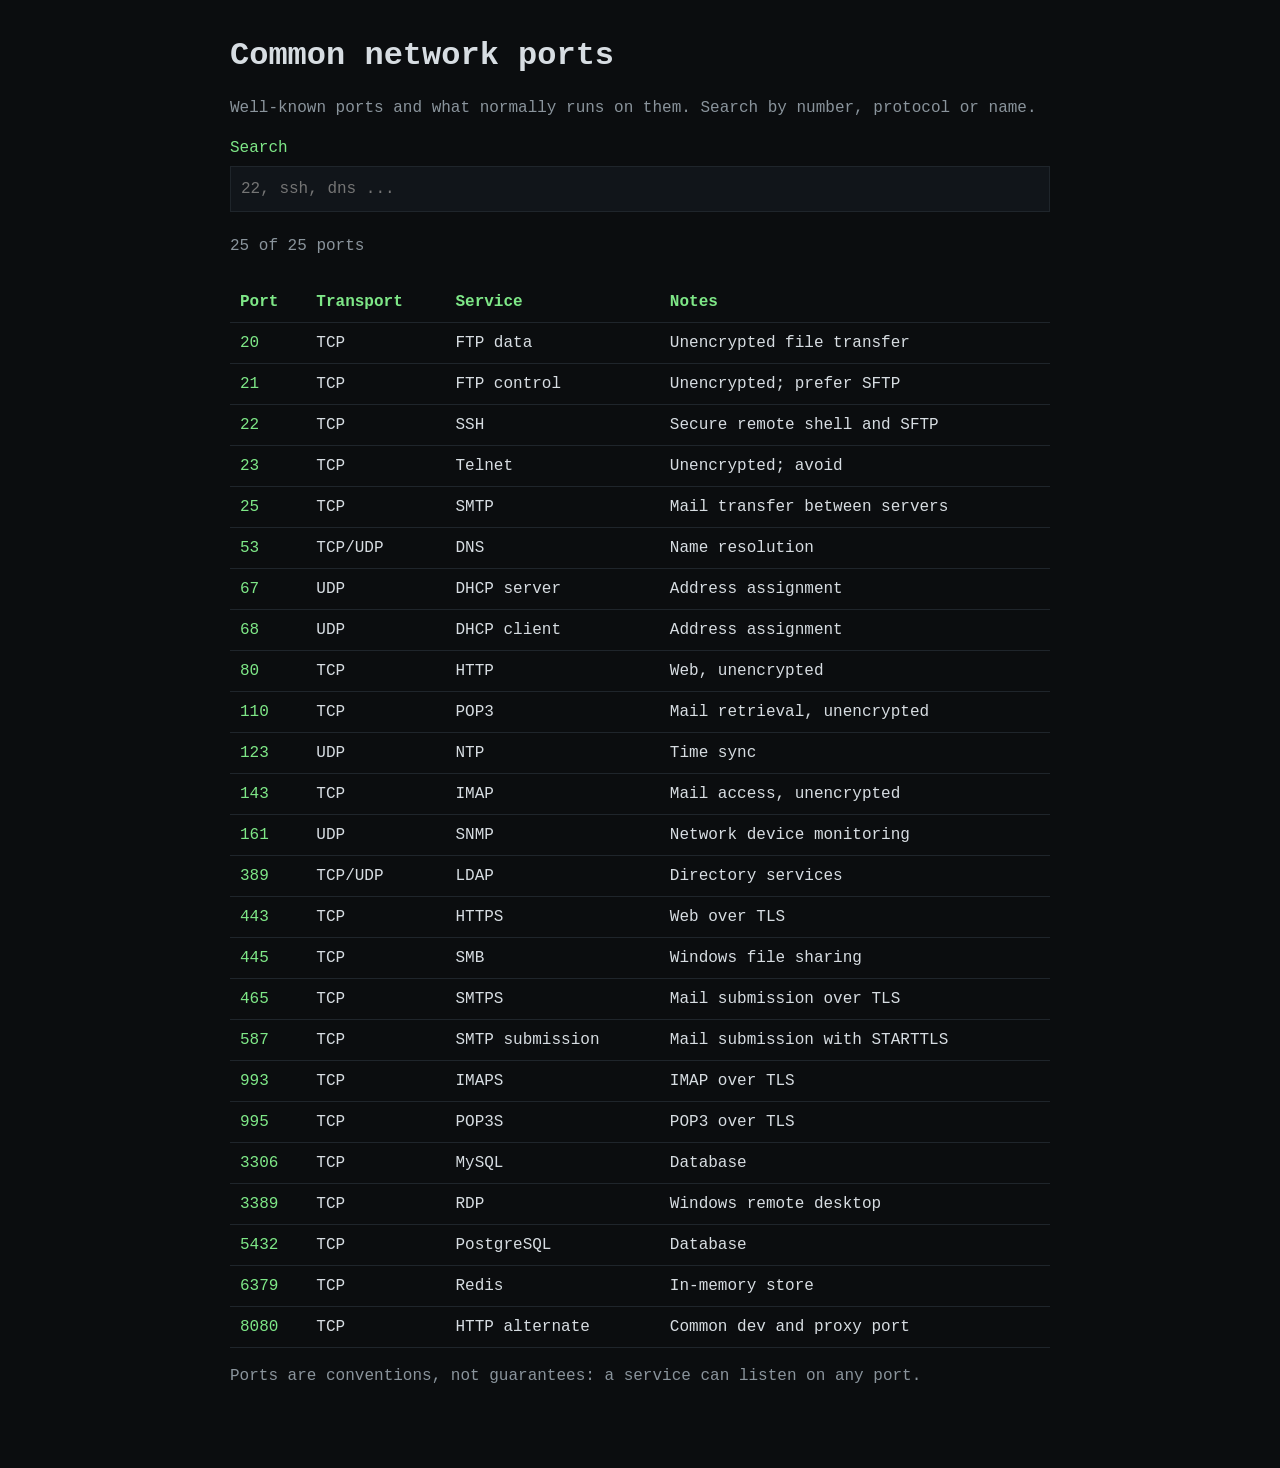
<file: web-projects/network-ports-cheatsheet/index.html>
<!doctype html>
<html lang="en">
<head>
  <meta charset="utf-8">
  <meta name="viewport" content="width=device-width, initial-scale=1">
  <title>Common network ports</title>
  <link rel="stylesheet" href="css/style.css">
</head>
<body>
  <main>
    <h1>Common network ports</h1>
    <p class="lead">Well-known ports and what normally runs on them. Search by number, protocol or name.</p>
    <label for="q">Search</label>
    <input id="q" type="search" placeholder="22, ssh, dns ..." autocomplete="off">
    <p id="count" aria-live="polite"></p>
    <div class="wrap">
      <table>
        <thead><tr><th>Port</th><th>Transport</th><th>Service</th><th>Notes</th></tr></thead>
        <tbody id="rows"></tbody>
      </table>
    </div>
    <p class="note">Ports are conventions, not guarantees: a service can listen on any port.</p>
  </main>
  <script src="js/ports.js"></script>
</body>
</html>
</file>
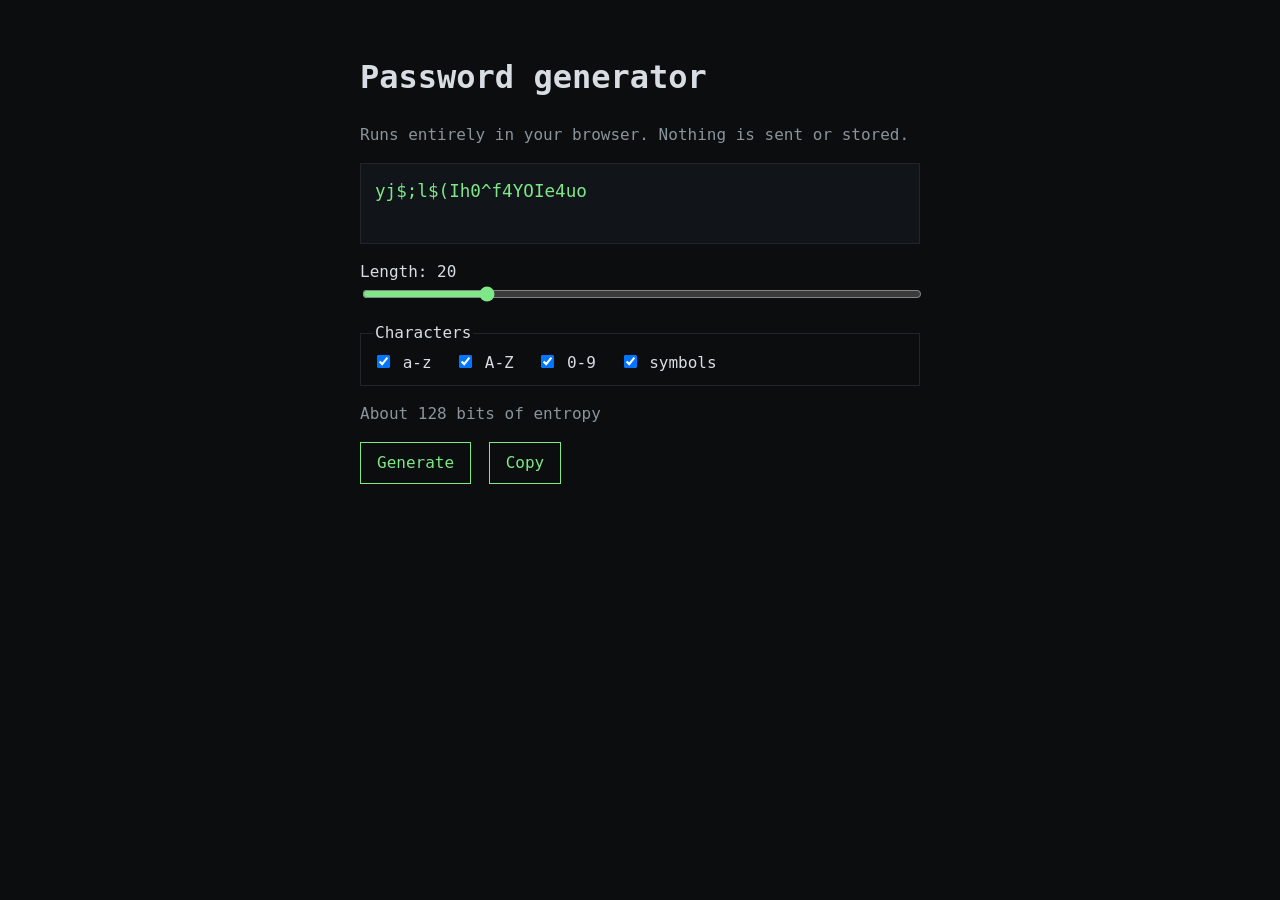
<file: web-projects/password-generator/index.html>
<!doctype html>
<html lang="en">
<head>
  <meta charset="utf-8">
  <meta name="viewport" content="width=device-width, initial-scale=1">
  <title>Password generator</title>
  <link rel="stylesheet" href="css/style.css">
</head>
<body>
  <main>
    <h1>Password generator</h1>
    <p class="lead">Runs entirely in your browser. Nothing is sent or stored.</p>
    <output id="out" class="pw" aria-live="polite">click Generate</output>
    <div class="row">
      <label for="len">Length: <span id="lenv">20</span></label>
      <input id="len" type="range" min="8" max="64" value="20">
    </div>
    <fieldset>
      <legend>Characters</legend>
      <label><input type="checkbox" id="lower" checked> a-z</label>
      <label><input type="checkbox" id="upper" checked> A-Z</label>
      <label><input type="checkbox" id="digits" checked> 0-9</label>
      <label><input type="checkbox" id="symbols" checked> symbols</label>
    </fieldset>
    <p id="bits" class="lead"></p>
    <button id="gen" type="button">Generate</button>
    <button id="copy" type="button">Copy</button>
  </main>
  <script src="js/gen.js"></script>
</body>
</html>
</file>
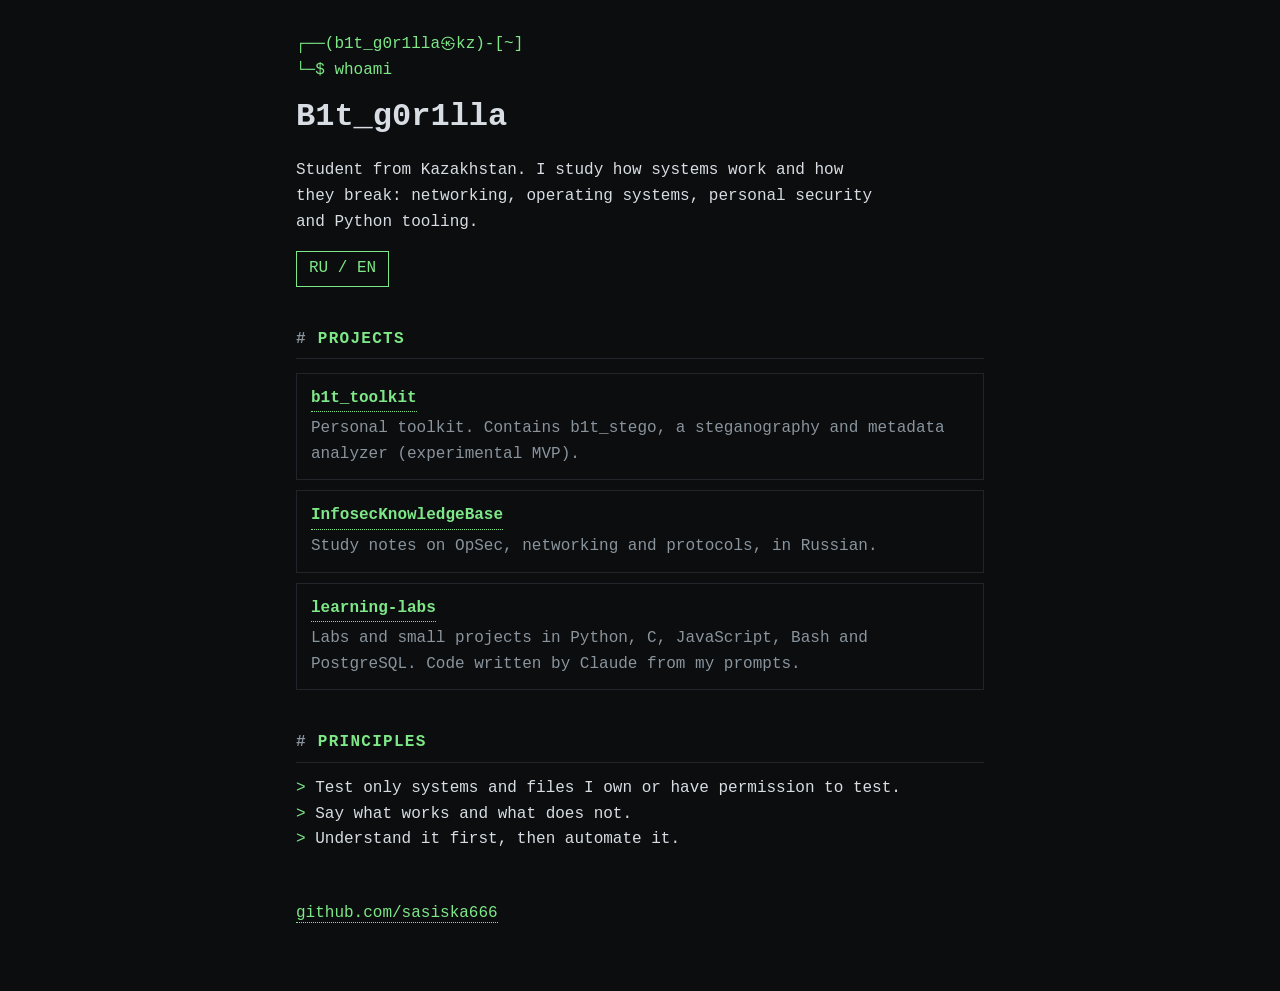
<file: web-projects/portfolio-site/index.html>
<!doctype html>
<html lang="en">
<head>
  <meta charset="utf-8">
  <meta name="viewport" content="width=device-width, initial-scale=1">
  <title>B1t_g0r1lla</title>
  <meta name="description" content="Student from Kazakhstan: security, networking and Python tooling.">
  <link rel="stylesheet" href="css/style.css">
</head>
<body>
  <main>
    <header>
      <pre class="ascii" aria-hidden="true">┌──(b1t_g0r1lla㉿kz)-[~]
└─$ whoami</pre>
      <h1>B1t_g0r1lla</h1>
      <p class="lead">Student from Kazakhstan. I study how systems work and how they break: networking, operating systems, personal security and Python tooling.</p>
      <p class="lang"><button id="toggle" type="button">RU / EN</button></p>
    </header>

    <section>
      <h2>Projects</h2>
      <ul class="cards">
        <li>
          <a href="https://github.com/sasiska666/b1t_toolkit">b1t_toolkit</a>
          <span data-en="Personal toolkit. Contains b1t_stego, a steganography and metadata analyzer (experimental MVP)."
                data-ru="Личный набор инструментов. Внутри b1t_stego: анализ стеганографии и метаданных (экспериментальный MVP).">Personal toolkit. Contains b1t_stego, a steganography and metadata analyzer (experimental MVP).</span>
        </li>
        <li>
          <a href="https://github.com/sasiska666/InfosecKnowledgeBase">InfosecKnowledgeBase</a>
          <span data-en="Study notes on OpSec, networking and protocols, in Russian."
                data-ru="Учебные заметки по OpSec, сетям и протоколам на русском.">Study notes on OpSec, networking and protocols, in Russian.</span>
        </li>
        <li>
          <a href="https://github.com/sasiska666/learning-labs">learning-labs</a>
          <span data-en="Labs and small projects in Python, C, JavaScript, Bash and PostgreSQL. Code written by Claude from my prompts."
                data-ru="Лабы и небольшие проекты на Python, C, JavaScript, Bash и PostgreSQL. Код написан Claude по моим промптам.">Labs and small projects in Python, C, JavaScript, Bash and PostgreSQL. Code written by Claude from my prompts.</span>
        </li>
      </ul>
    </section>

    <section>
      <h2 data-en="Principles" data-ru="Принципы">Principles</h2>
      <ul class="plain">
        <li data-en="Test only systems and files I own or have permission to test." data-ru="Тестирую только свои системы и файлы или те, на которые есть разрешение.">Test only systems and files I own or have permission to test.</li>
        <li data-en="Say what works and what does not." data-ru="Пишу, что работает и что нет.">Say what works and what does not.</li>
        <li data-en="Understand it first, then automate it." data-ru="Сначала понять, потом автоматизировать.">Understand it first, then automate it.</li>
      </ul>
    </section>

    <footer>
      <a href="https://github.com/sasiska666">github.com/sasiska666</a>
    </footer>
  </main>
  <script src="js/main.js"></script>
</body>
</html>
</file>
<file: web-projects/network-ports-cheatsheet/css/style.css>
:root { --bg:#0b0d0f; --fg:#d7dde2; --dim:#8a949c; --accent:#7ee787; --line:#1f252b; }
body { margin:0; background:var(--bg); color:var(--fg); font: 16px/1.5 ui-monospace, Menlo, Consolas, monospace; }
main { max-width: 820px; margin: 0 auto; padding: 32px 16px 64px; }
h1 { margin: 0 0 8px; }
.lead, .note, #count { color: var(--dim); }
label { display:block; margin-top: 16px; color: var(--accent); }
input { width:100%; padding: 10px; margin: 6px 0; background: #11151a; color: var(--fg);
  border: 1px solid var(--line); font: inherit; }
input:focus-visible { outline: 2px solid var(--accent); }
.wrap { overflow-x: auto; }
table { width:100%; border-collapse: collapse; margin-top: 8px; }
th, td { text-align:left; padding: 8px 10px; border-bottom: 1px solid var(--line); white-space: nowrap; }
td:last-child { white-space: normal; }
th { color: var(--accent); position: sticky; top: 0; background: var(--bg); }
td:first-child { color: var(--accent); }
</file>
<file: web-projects/password-generator/css/style.css>
:root { --bg:#0b0d0f; --fg:#d7dde2; --dim:#8a949c; --accent:#7ee787; --line:#1f252b; }
body { margin:0; background:var(--bg); color:var(--fg); font: 16px/1.5 ui-monospace, Menlo, Consolas, monospace; }
main { max-width: 560px; margin: 0 auto; padding: 32px 16px 64px; }
.lead { color: var(--dim); }
.pw { display:block; padding: 14px; margin: 16px 0; background:#11151a; border:1px solid var(--line);
  color: var(--accent); word-break: break-all; font-size: 1.1rem; min-height: 3.2rem; }
.row { margin: 12px 0; } .row input { width: 100%; accent-color: var(--accent); }
fieldset { border: 1px solid var(--line); margin: 12px 0; }
fieldset label { margin-right: 14px; display: inline-block; }
button { font: inherit; background: transparent; color: var(--accent); border: 1px solid var(--accent);
  padding: 8px 16px; cursor: pointer; margin-right: 8px; }
button:hover, button:focus-visible { background: var(--accent); color: var(--bg); outline: none; }
</file>
<file: web-projects/portfolio-site/css/style.css>
:root { --bg:#0b0d0f; --fg:#d7dde2; --dim:#8a949c; --accent:#7ee787; --line:#1f252b; }
* { box-sizing: border-box; }
body { margin:0; background:var(--bg); color:var(--fg);
  font: 16px/1.6 ui-monospace, SFMono-Regular, Menlo, Consolas, monospace; }
main { max-width: 720px; margin: 0 auto; padding: 32px 16px 64px; }
.ascii { color: var(--accent); margin: 0 0 8px; overflow-x: auto; }
h1 { font-size: 2rem; margin: 0 0 8px; }
h2 { font-size: 1rem; color: var(--accent); text-transform: uppercase; letter-spacing: .08em;
  border-bottom: 1px solid var(--line); padding-bottom: 6px; margin-top: 40px; }
h2::before { content: "# "; color: var(--dim); }
.lead { color: var(--fg); max-width: 60ch; }
a { color: var(--accent); text-decoration: none; border-bottom: 1px dotted var(--accent); }
a:hover, a:focus-visible { background: var(--accent); color: var(--bg); outline: none; }
.cards, .plain { list-style: none; padding: 0; margin: 0; }
.cards li { border: 1px solid var(--line); padding: 12px 14px; margin: 10px 0; }
.cards a { display: inline-block; margin-bottom: 4px; font-weight: 700; }
.cards span { display: block; color: var(--dim); }
.plain li::before { content: "> "; color: var(--accent); }
button { font: inherit; background: transparent; color: var(--accent); border: 1px solid var(--accent);
  padding: 4px 12px; cursor: pointer; }
button:hover, button:focus-visible { background: var(--accent); color: var(--bg); }
footer { margin-top: 48px; color: var(--dim); }
@media (max-width: 480px) { h1 { font-size: 1.6rem; } }
@media (prefers-reduced-motion: no-preference) { a { transition: background .15s; } }
</file>
